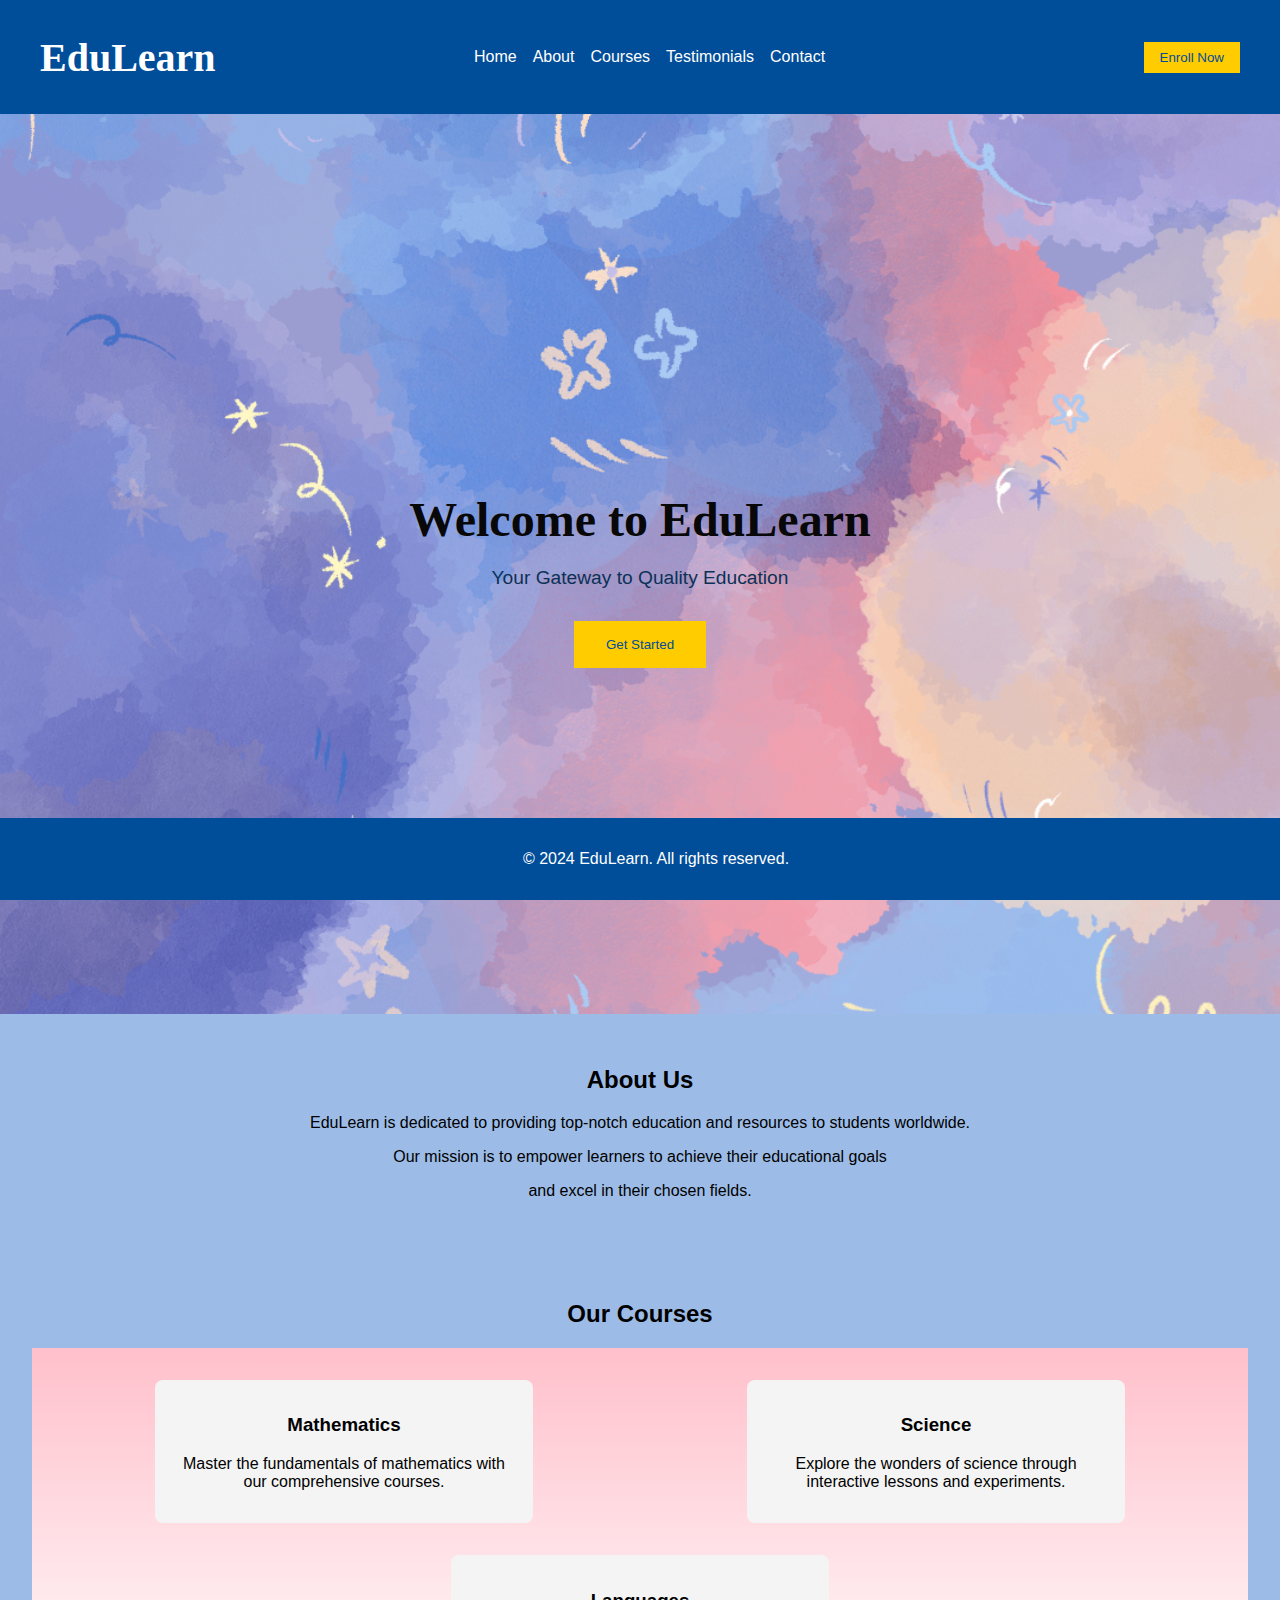
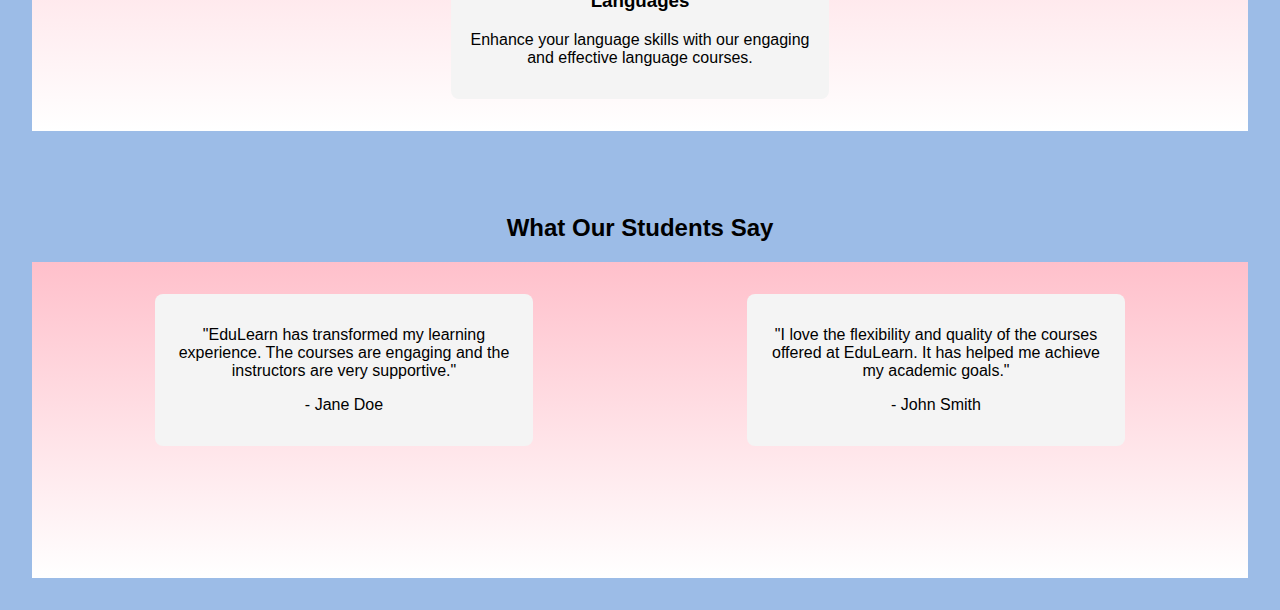
<file: landingPage/index.html>
<!DOCTYPE html>
<html lang="en">
<head>
    <meta charset="UTF-8">
    <meta name="viewport" content="width=device-width, initial-scale=1.0">
    <title>Educational Website</title>
    <link rel="stylesheet" href="styles.css">
</head>
<body>
    <header>
        <div class="Header"></div>
            <div class="nav">
                <div class="logo">EduLearn</div>
                <ul class="nav-links">
                    <li><a href="#home">Home</a></li>
                    <li><a href="#about">About</a></li>
                    <li><a href="#courses">Courses</a></li>
                    <li><a href="#testimonials">Testimonials</a></li>
                    <li><a href="#contact">Contact</a></li>
                </ul>
                <button class="cta">Enroll Now</button>
            </div>
        </div>
    </header>

    <section id="hero">
        <div class="hero-content">
            <h1>Welcome to EduLearn</h1>
            <p>Your Gateway to Quality Education</p>
            <button class="hero-button">Get Started</button>
        </div>
    </section>

    <section id="about">
        <h2>About Us</h2>
        <p>EduLearn is dedicated to providing top-notch education and resources to students worldwide.</p>
        <p>Our mission is to empower learners to achieve their educational goals</p>
        <p> and excel in their chosen fields.</p>
    </section>

    <section id="courses">
        <h2>Our Courses</h2>
        <div class="course-container">
            <div class="course">
                <h3>Mathematics</h3>
                <p>Master the fundamentals of mathematics with our comprehensive courses.</p>
            </div>
            <div class="course">
                <h3>Science</h3>
                <p>Explore the wonders of science through interactive lessons and experiments.</p>
            </div>
            <div class="course">
                <h3>Languages</h3>
                <p>Enhance your language skills with our engaging and effective language courses.</p>
            </div>
        </div>
    </section>

    <section id="testimonials">
        <h2>What Our Students Say</h2>
        <div class="testimonial-container">
            <div class="testimonial">
                <p>"EduLearn has transformed my learning experience. The courses are engaging and the instructors are very supportive."</p>
                <p>- Jane Doe</p>
            </div>
            <div class="testimonial">
                <p>"I love the flexibility and quality of the courses offered at EduLearn. It has helped me achieve my academic goals."</p>
                <p>- John Smith</p>
            </div>
        </div>
    </section>

    <footer>
        <p>&copy; 2024 EduLearn. All rights reserved.</p>
    </footer>
</body>
</html>
</file>
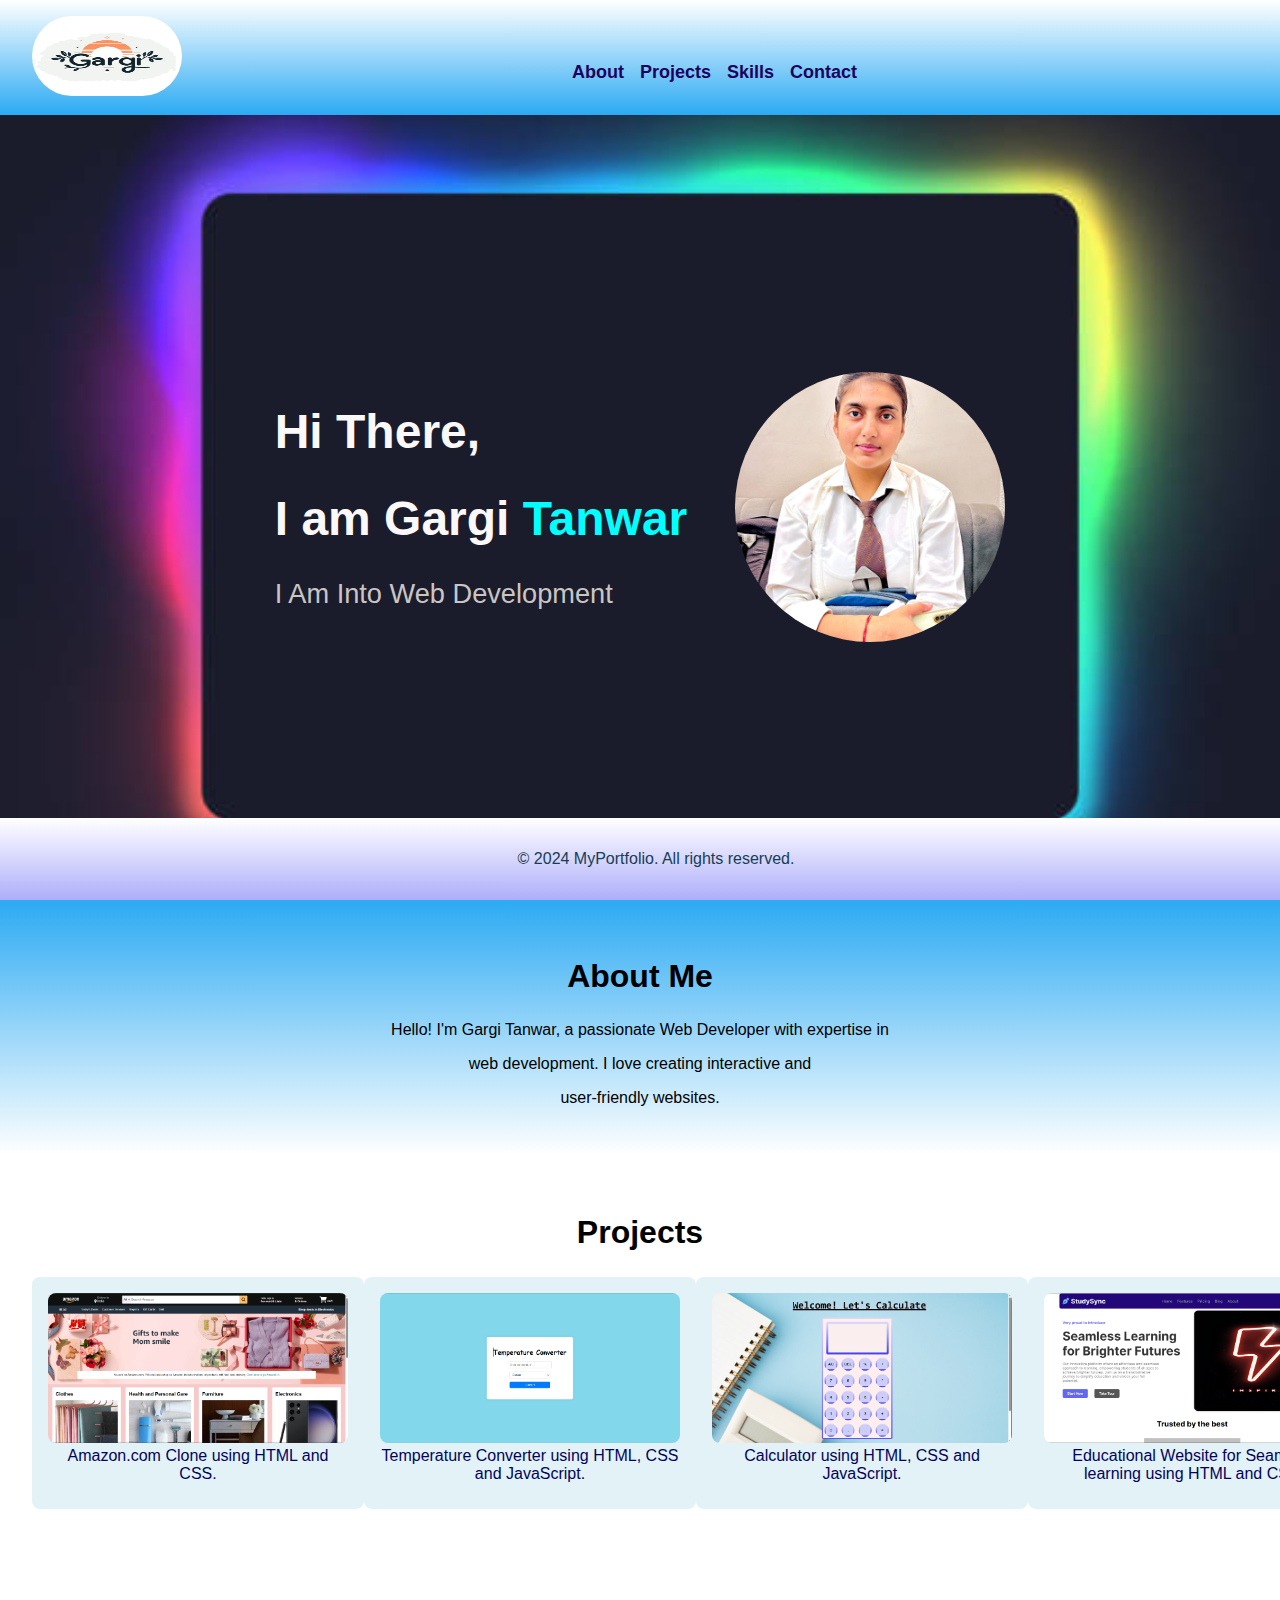
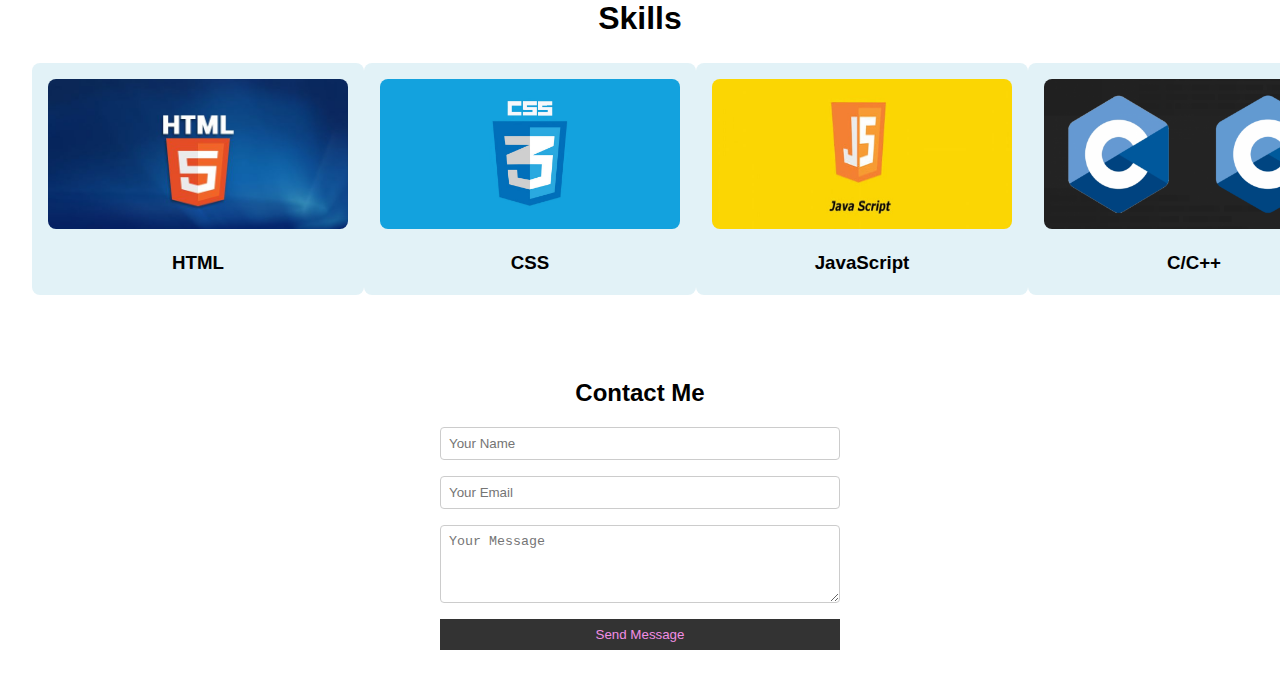
<file: portfolio/index.html>
<!DOCTYPE html>
<html lang="en">
<head>
    <meta charset="UTF-8">
    <meta name="viewport" content="width=device-width, initial-scale=1.0">
    <title>My Portfolio</title>
    <link rel="stylesheet" href="styles.css">
</head>
<body>
    <header>
        <nav>
            <div class="logo">
                <img src="Designer.jpeg" alt="Logo">
            </div>
            <ul class="nav-links">
                <li><a href="#about">About</a></li>
                <li><a href="#projects">Projects</a></li>
                <li><a href="#skills">Skills</a></li>
                <li><a href="#contact">Contact</a></li>
            </ul>
        </nav>
    </header>

    <section id="hero">
        <div class="mainHeroSection">
            <div class="hero-content">
                <h1>Hi There,</h1>
                <h1>I am Gargi <b>Tanwar</b></h1>
                <p>I Am Into Web Development</p>
            </div>
            <div class="myPhoto">
                <img src="me.jpg" alt="MyPicture" id="photo">
            </div>
        </div>    
    </section>

    <section id="about">
        <h2>About Me</h2>
        <p> Hello! I'm Gargi Tanwar, a passionate Web Developer with expertise in</p>
        <p> web development. I love creating interactive and </p>
        <p> user-friendly websites.</p>
    </section>

    <section id="projects">
        <h2>Projects</h2>
        <div class="projects-container">
            <div class="project">
                <img src="amazon.png" alt="AmazonClone" id="imag">
                <a>Amazon.com Clone using HTML and CSS.</a>
            </div>
            <div class="project">
                <img src="temp.png" alt="tempConverter" id="imag">
                <a>Temperature Converter using HTML, CSS and JavaScript.</a>
            </div>
            <div class="project">
                <img src="calc.png" alt="Calculator" id="imag">
                <a>Calculator using HTML, CSS and JavaScript. </a>
            </div>
            <div class="project">
                <img src="studysync.png" alt="StudySync" id="imag">
                <a>Educational Website for Seamless learning using HTML and CSS.</a>
            </div>
        </div>
    </section>

    <section id="skills">
        <h2>Skills</h2>
        <div class="skills-container">
            <div class="skill">
                <img src="html.jpg" alt="htmlbg" >
                <h3>HTML</h3>
            </div>
            <div class="skill">
                <img src="css.jpg" alt="cssbg" >
                <h3>CSS</h3>
            </div>
            <div class="skill">
                <img src="js.jpg" alt="js" >
                <h3>JavaScript</h3>
            </div>
            <div class="skill">
                <img src="c.png" alt="c++" >
                <h3>C/C++</h3>
        </div>
    </section>

    <section id="contact">
        <h2>Contact Me</h2>
        <form>
            <input type="text" name="name" placeholder="Your Name" required>
            <input type="email" name="email" placeholder="Your Email" required>
            <textarea name="message" rows="4" placeholder="Your Message" required></textarea>
            <button type="submit">Send Message</button>
        </form>
    </section>

    <footer>
        <p>&copy; 2024 MyPortfolio. All rights reserved.</p>
    </footer>
</body>
</html>
</file>
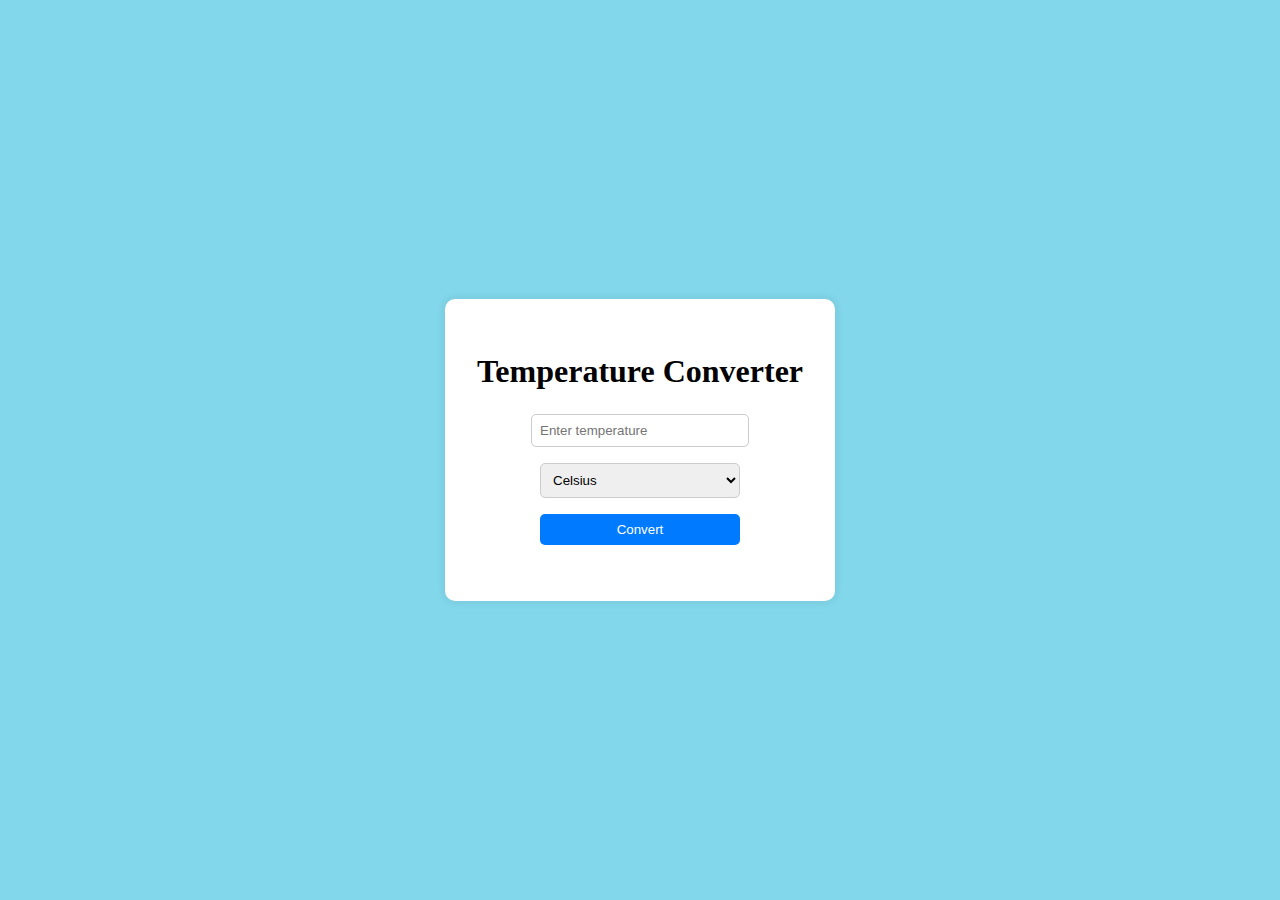
<file: tempConverter/index.html>
<!DOCTYPE html>
<html lang="en">
<head>
    <meta charset="UTF-8">
    <meta name="viewport" content="width=device-width, initial-scale=1.0">
    <title>Temperature Converter</title>
    <link rel="stylesheet" href="styles.css">
</head>
<body>
    <div class="container">
        <h1>Temperature Converter</h1>
        <div class="converter">
            <input type="number" id="inputValue" placeholder="Enter temperature">
            <select id="inputUnit">
                <option value="celsius">Celsius</option>
                <option value="fahrenheit">Fahrenheit</option>
                <option value="kelvin">Kelvin</option>
            </select>
            <button onclick="convertTemperature()">Convert</button>
            <div class="results">
                <p id="result"></p>
            </div>
        </div>
    </div>
    <script src="script.js"></script>
</body>
</html>
</file>
<file: landingPage/styles.css>
/* styles.css */

/* General Styles */
body {
    font-family: Arial, sans-serif;
    margin: 0;
    padding: 0;
    box-sizing: border-box;
}

header {
    background: #004d99;
    color: #fff;
    padding-top: 2rem;
    padding-bottom: 2rem;
    display: grid;
    grid-template-columns: repeat(3,1fr);
    display: flex;
    flex-direction: column;
    justify-content: space-between;
    align-items: center;
}
.nav{
    display: flex;
    flex-direction: row;
    justify-content: space-between;
    align-items: center;
    width: 1200px;
}
.logo{
    font-family: cursive;
    font-size: 40px;
    font-weight: 600;
    
}

.nav ul {
    list-style: none;
    display: flex;
    gap: 1rem;
    margin-left: 100px;
}

.nav a {
    color: #fff;
    text-decoration: none;
}
.nav a:hover{
    color: #ffcc00;
}

.cta {
    background: #ffcc00;
    color: #004d99;
    border: none;
    padding: 0.5rem 1rem;
    cursor: pointer;
    transition: background 0.3s ease;
    margin-left: 200px;
}

.cta:hover {
    background: #e6b800;
}

#hero {
    background: url('hero-image-education.png') no-repeat center center/cover;
    color: #080808;
    height: 100vh;
    display: flex;
    justify-content: center;
    align-items: center;
    text-align: center;
}

.hero-content h1 {
    font-family: Georgia, 'Times New Roman', Times, serif;
    font-size: 3rem;
    margin-bottom: 1rem;
}

.hero-content p {
    font-size: 1.2rem;
    margin-bottom: 2rem;
    color: #0b3157;
}

.hero-button {
    background: #ffcc00;
    color: #004d99;
    border: none;
    padding: 1rem 2rem;
    cursor: pointer;
    transition: background 0.3s ease;
}

.hero-button:hover {
    background: #e6b800;
}

#about, #courses, #testimonials {
    background-color: #9cbce7;
    padding: 2rem;
    text-align: center;
}


.course-container, .testimonial-container {
    background: linear-gradient(pink, white);
    display: flex;
    justify-content: space-around;
    flex-wrap: wrap;
    gap: 2rem;
    padding: 2rem;
}

.course, .testimonial {
    background: #f4f4f4;
    padding: 1rem;
    border-radius: 8px;
    width: 30%;
}
.testimonial :hover {
    transform: scale(1.04);
}
.course :hover{
    transform: scale(1.04);
}
.testimonial{
    margin-bottom: 100px;
}

footer {
    background: #004d99;
    color: #fff;
    text-align: center;
    padding: 1rem;
    position: fixed;
    width: 100%;
    bottom: 0;
}
</file>
<file: portfolio/styles.css>
/* styles.css */

/* General Styles */
body {
    font-family: Arial, sans-serif;
    margin: 0;
    padding: 0;
    box-sizing: border-box;
}

header {
    background:linear-gradient(white,rgb(43, 170, 243));
    color: #fff;
    padding: 1rem 2rem;
    display: flex;
    justify-content: space-between;
    align-items: center;
}
.logo{
    width: 150px;
    height: 30px;
}
.logo img{
    width: 150px;
    height: 80px;
    border-radius: 70px;
}

nav ul {
    margin-left: 500px;
    list-style: none;
    display: flex;
    gap: 1rem;
}

nav a {
    color: #1d035e;
    text-decoration: none;
    font-size: large;
    font-weight: 600;
}
nav a:hover {
    color: rgb(255, 94, 0);
}

#hero {
    background: url('hero-image.jpg') no-repeat center center/cover;
    color: #fff;
    height: 80vh;
    display: flex;
    justify-content: center;
    align-items: center;
    text-align: center;
}
.mainHeroSection{
    display: flex;
    gap: 3rem;
}
.myPhoto{
    width: 270px;
    height: 270px;
    border-radius: 50%;
}
#photo{
    width: 270px;
    height: 270px;
    border-radius: 50%;
    object-fit: cover;
}

.hero-content h1 {
    font-size: 3rem;
    color: rgb(250, 248, 248);
    text-align: left;
}

.hero-content p {
    font-size: 1.7rem;
    color: rgb(202, 197, 197);
    text-align: left;
}
.hero-content b{
    color: aqua;
}

section {
    padding: 2rem;
    text-align: center;
    
}

#about{
    background: linear-gradient(rgb(43, 170, 243),white);
}
#about h2{
    font-size: 2rem;
    font-weight: 600;
}

.projects-container, .skills-container {
    display: grid;
    grid-template-columns: repeat(4,1fr);
}

.project, .skill {
    background: #e2f2f7;
    padding: 1rem;
    border-radius: 8px;
    width: 300px;
    height: 200px;
    overflow: hidden;
}
#imag{
    width: 300px;
    height: 150px;
    border-radius: 8px;
}
#imag:hover{
    transform: scale(1.05);
}
.project a{
    text-decoration: none;
    color: rgb(3, 3, 95);
}

#projects h2{
    font-size: 2rem;
    font-weight: 600;
}
#skills h2{
    font-size: 2rem;
    font-weight: 600;
}
.skill img{
    width: 300px;
    height: 150px;
    border-radius: 8px;
}
.skill img:hover{
    transform: scale(1.05);
}
form {
    display: flex;
    flex-direction: column;
    gap: 1rem;
    max-width: 400px;
    margin: 0 auto;
}

form input, form textarea {
    padding: 0.5rem;
    border: 1px solid #ccc;
    border-radius: 4px;
}

form button {
    background: #333;
    color: #f18ee4;
    border: none;
    padding: 0.5rem 1rem;
    cursor: pointer;
    transition: background 0.3s ease;
}

form button:hover {
    background: #555;
}

footer {
    background: linear-gradient(white,rgb(174, 174, 251));
    color:#173d57;
    text-align: center;
    padding: 1rem;
    position: fixed;
    width: 100%;
    bottom: 0;
}
@media (max-width: 1200px) {
    nav ul {
        gap: 0.5rem;
    }

    .mainHeroSection {
        flex-direction: column;
    }

    .projects-container, .skills-container {
        grid-template-columns: repeat(2, 1fr);
    }
}

@media (max-width: 768px) {
    header {
        flex-direction: column;
    }

    nav ul {
        flex-direction: column;
        align-items: center;
    }

    #hero {
        height: 60vh;
    }

    .projects-container, .skills-container {
        grid-template-columns: 1fr;
    }

    .project, .skill {
        max-width: 100%;
    }

    .myPhoto, #photo {
        width: 200px;
        height: 200px;
    }

    .hero-content h1 {
        font-size: 2rem;
    }

    .hero-content p {
        font-size: 1.2rem;
    }
}

@media (max-width: 480px) {
    .mainHeroSection {
        gap: 1rem;
    }

    .myPhoto, #photo {
        width: 150px;
        height: 150px;
    }

    .hero-content h1 {
        font-size: 1.5rem;
    }

    .hero-content p {
        font-size: 1rem;
    }
}
</file>
<file: tempConverter/styles.css>
/* styles.css */

body {
    font-family: Arial, sans-serif;
    background: #82d7ea;
    display: flex;
    justify-content: center;
    align-items: center;
    height: 100vh;
    margin: 0;
}

.container {
    background: #fff;
    padding: 2rem;
    border-radius: 10px;
    box-shadow: 0 0 10px rgba(0, 0, 0, 0.1);
    text-align: center;
}

h1 {
    margin-bottom: 1rem;
    font-family: cursive;
}

.converter {
    display: flex;
    flex-direction: column;
    align-items: center;
}

input, select, button {
    margin: 0.5rem 0;
    padding: 0.5rem;
    border: 1px solid #ccc;
    border-radius: 5px;
    width: 200px;
}

button {
    background: #007bff;
    color: #fff;
    border: none;
    cursor: pointer;
    transition: background 0.3s;
}

button:hover {
    background: #0056b3;
}

.results p {
    margin: 1rem 0;
}
</file>
